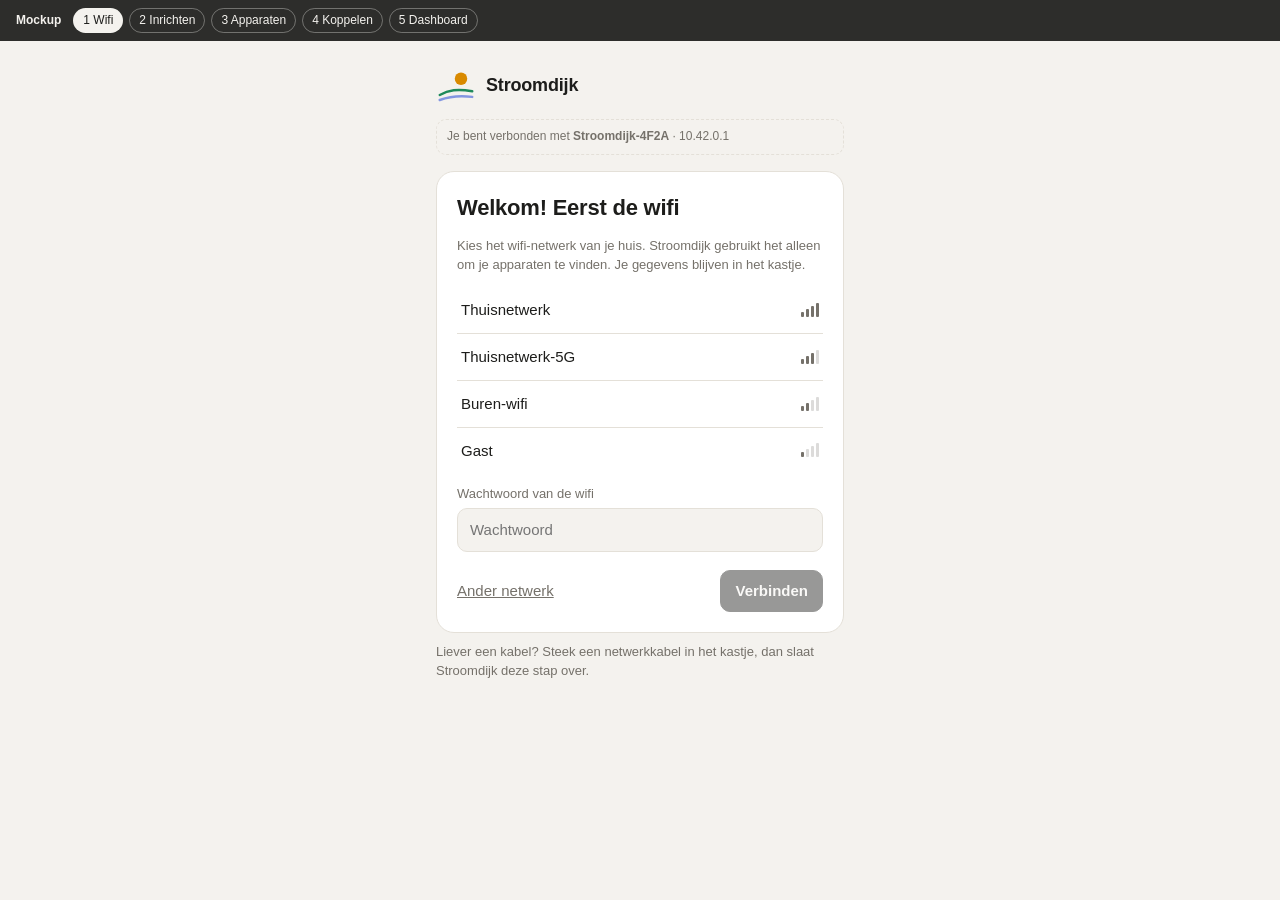
<file: mockup/index.html>
<!doctype html>
<html lang="nl">
<head>
<meta charset="utf-8">
<meta name="viewport" content="width=device-width, initial-scale=1">
<title>Stroomdijk mockup</title>
<!-- Mockup van prototype 1: klikbare klantroute van wifi tot dashboard. Alle waarden zijn nep. -->
<style>
:root {
  --bg: #f4f2ee; --card: #ffffff; --ink: #1d1d1b; --muted: #75716a; --line: #e4e0d8;
  --sun: #d98a00; --batt: #1f8a5b; --home: #3a5bd9; --grid: #8a5a9e; --warn: #c0392b;
}
@media (prefers-color-scheme: dark) {
  :root { --bg: #151514; --card: #1f1f1d; --ink: #f1efe9; --muted: #9b968c; --line: #33322f;
          --sun: #f0a830; --batt: #3cc184; --home: #7a93ff; --grid: #c08ad6; --warn: #ff6b5b; }
}
* { box-sizing: border-box; }
body { margin: 0; background: var(--bg); color: var(--ink);
  font: 15px/1.45 -apple-system, BlinkMacSystemFont, "Segoe UI", Roboto, sans-serif; }
button { font: inherit; color: var(--ink); background: var(--card); border: 1px solid var(--line);
  border-radius: 10px; padding: 9px 14px; cursor: pointer; }
button.primary { background: var(--ink); color: var(--bg); border-color: var(--ink); font-weight: 600; }
button.link { background: none; border: none; color: var(--muted); padding: 6px 0; text-decoration: underline; }
button:disabled { opacity: .45; cursor: default; }
input { font: inherit; width: 100%; padding: 10px 12px; border-radius: 10px; border: 1px solid var(--line);
  background: var(--bg); color: var(--ink); }
label { display: block; font-size: 13px; color: var(--muted); margin: 12px 0 4px; }
.sub { color: var(--muted); font-size: 13px; }

/* mockup-navigatie, hoort niet bij de app */
.mocknav { position: sticky; top: 0; z-index: 10; display: flex; gap: 6px; align-items: center; flex-wrap: wrap;
  padding: 8px 16px; background: color-mix(in srgb, var(--ink) 92%, transparent); color: var(--bg); font-size: 12px; }
.mocknav b { margin-right: 6px; }
.mocknav button { background: transparent; color: var(--bg); border-color: color-mix(in srgb, var(--bg) 35%, transparent);
  padding: 3px 9px; font-size: 12px; border-radius: 999px; }
.mocknav button.on { background: var(--bg); color: var(--ink); }

.screen { display: none; }
.screen.on { display: block; }
.narrow { max-width: 440px; margin: 0 auto; padding: 24px 16px 48px; }
main.wide { max-width: 980px; margin: 0 auto; padding: 24px 16px 48px; }

.card { background: var(--card); border: 1px solid var(--line); border-radius: 18px; padding: 20px; margin-top: 16px; }
h1 { font-size: 22px; margin: 0; letter-spacing: -.01em; }
h2 { font-size: 15px; margin: 0 0 8px; }
.brandrow { display: flex; align-items: center; gap: 10px; }
.logo { width: 40px; height: 40px; flex: none; }
.wordmark { font-weight: 700; font-size: 18px; letter-spacing: -.01em; }
.addr { font-size: 12px; color: var(--muted); margin-top: 14px; padding: 8px 10px; border: 1px dashed var(--line); border-radius: 10px; }

.wifi { display: flex; justify-content: space-between; align-items: center; padding: 12px 4px; border-bottom: 1px solid var(--line); cursor: pointer; }
.wifi:last-child { border-bottom: none; }
.wifi.sel { font-weight: 600; }
.bars { display: inline-flex; gap: 2px; align-items: flex-end; height: 14px; }
.bars i { width: 3px; background: var(--muted); border-radius: 1px; }
.bars i.off { opacity: .25; }

.steps { list-style: none; padding: 0; margin: 8px 0 0; }
.steps li { display: flex; gap: 12px; align-items: center; padding: 10px 0; color: var(--muted); }
.steps li.done, .steps li.busy { color: var(--ink); }
.steps .ic { width: 22px; height: 22px; border-radius: 50%; border: 2px solid var(--line); flex: none; display: grid; place-content: center; font-size: 12px; }
.steps li.done .ic { background: var(--batt); border-color: var(--batt); color: #fff; }
.steps li.busy .ic { border-color: var(--home); border-top-color: transparent; animation: spin .9s linear infinite; }
@keyframes spin { to { transform: rotate(360deg); } }

.dev { display: grid; grid-template-columns: 40px 1fr auto; gap: 12px; align-items: center; padding: 14px 0; border-bottom: 1px solid var(--line); }
.dev:last-child { border-bottom: none; }
.dev .ico { width: 40px; height: 40px; border-radius: 12px; display: grid; place-content: center;
  background: color-mix(in srgb, var(--c) 14%, var(--card)); color: var(--c); font-weight: 700; }
.dev .nm { font-weight: 600; }
.dev .ds { font-size: 12px; color: var(--muted); }
.pill { font-size: 12px; padding: 4px 10px; border-radius: 999px; white-space: nowrap; }
.pill.ok { background: color-mix(in srgb, var(--batt) 15%, transparent); color: var(--batt); font-weight: 600; }
.pill.no { background: color-mix(in srgb, var(--muted) 15%, transparent); color: var(--muted); }
.note { font-size: 13px; color: var(--muted); margin-top: 10px; }
.secure { display: flex; gap: 8px; font-size: 12px; color: var(--muted); margin-top: 14px; padding: 10px 12px;
  border-radius: 10px; background: color-mix(in srgb, var(--batt) 7%, transparent); }
.actions { display: flex; gap: 10px; margin-top: 18px; align-items: center; justify-content: space-between; }

/* dashboard, in de stijl van het eigen dashboard */
header.banner { position: relative; overflow: hidden; min-height: 128px; padding: 18px 20px; border: 1px solid var(--line);
  border-radius: 18px; background: color-mix(in srgb, var(--sun) 5%, var(--card)); display: flex; justify-content: space-between; gap: 12px; flex-wrap: wrap; }
.banner .scene { position: absolute; inset: 0; width: 100%; height: 100%; pointer-events: none; }
.banner .brand, .banner .status { position: relative; }
.brand { display: flex; align-items: center; gap: 12px; }
.dot { display: inline-block; width: 8px; height: 8px; border-radius: 50%; background: var(--batt); margin-right: 6px; vertical-align: 1px; }
.tabs { display: flex; gap: 8px; margin-top: 14px; flex-wrap: wrap; }
.tabs button { padding: 7px 12px; }
.tabs button.on { background: var(--ink); color: var(--bg); border-color: var(--ink); }
.flows { margin-top: 16px; display: grid; grid-template-columns: repeat(auto-fit, minmax(190px, 1fr)); gap: 12px; }
.flow { background: var(--card); border: 1px solid var(--line); border-radius: 16px; padding: 16px; border-top: 4px solid var(--c); }
.flow .k { color: var(--muted); font-size: 13px; }
.flow .v { font-size: 26px; font-weight: 650; font-variant-numeric: tabular-nums; margin-top: 2px; }
.flow .v small { font-size: 14px; font-weight: 500; color: var(--muted); }
.flow .d { font-size: 12px; color: var(--muted); margin-top: 2px; min-height: 1.4em; }
.panel { margin-top: 16px; background: var(--card); border: 1px solid var(--line); border-radius: 16px; padding: 16px; }
.grid3 { display: grid; grid-template-columns: repeat(3, 1fr); gap: 12px; }
.gridauto { display: grid; grid-template-columns: repeat(auto-fit, minmax(170px, 1fr)); gap: 12px; }
.ph { border: 1px solid var(--line); border-radius: 12px; padding: 12px; }
.ph .k { color: var(--muted); font-size: 12px; font-weight: 600; }
.ph .v { font-size: 20px; font-weight: 600; font-variant-numeric: tabular-nums; }
.ph .v small { font-size: 13px; color: var(--muted); font-weight: 500; }
.ph .d { font-size: 12px; color: var(--muted); }
.bar { height: 6px; border-radius: 3px; background: var(--line); margin-top: 8px; overflow: hidden; }
.bar i { display: block; height: 100%; background: var(--c); border-radius: 3px; transition: width .6s; }
.empty { margin-top: 16px; border: 1px dashed var(--line); border-radius: 16px; padding: 16px; display: flex;
  justify-content: space-between; align-items: center; gap: 12px; flex-wrap: wrap; color: var(--muted); font-size: 14px; }
@media (max-width: 600px) { .grid3 { grid-template-columns: 1fr; } header.banner h1 { font-size: 19px; } }
</style>
</head>
<body>

<nav class="mocknav" aria-label="Mockup-navigatie">
  <b>Mockup</b>
  <button data-go="wifi">1 Wifi</button>
  <button data-go="inrichten">2 Inrichten</button>
  <button data-go="apparaten">3 Apparaten</button>
  <button data-go="koppelen">4 Koppelen</button>
  <button data-go="dashboard">5 Dashboard</button>
</nav>

<!-- 1. Wifi via de hotspot van het kastje -->
<section class="screen narrow" id="wifi">
  <div class="brandrow">
    <svg class="logo" viewBox="0 0 64 64" aria-hidden="true">
      <circle cx="40" cy="22" r="10" style="fill:var(--sun)"/>
      <path d="M6 48 C20 40 34 38 58 42" fill="none" style="stroke:var(--batt)" stroke-width="4" stroke-linecap="round"/>
      <path d="M6 56 C22 50 36 48 58 51" fill="none" style="stroke:var(--home)" stroke-width="4" stroke-linecap="round" opacity=".6"/>
    </svg>
    <span class="wordmark">Stroomdijk</span>
  </div>
  <div class="addr">Je bent verbonden met <b>Stroomdijk-4F2A</b> · 10.42.0.1</div>
  <div class="card">
    <h1>Welkom! Eerst de wifi</h1>
    <p class="sub">Kies het wifi-netwerk van je huis. Stroomdijk gebruikt het alleen om je apparaten te vinden. Je gegevens blijven in het kastje.</p>
    <div id="wifilist"></div>
    <label for="wpw">Wachtwoord van de wifi</label>
    <input id="wpw" type="password" placeholder="Wachtwoord">
    <div class="actions">
      <button class="link" type="button">Ander netwerk</button>
      <button class="primary" id="wifiGo" disabled>Verbinden</button>
    </div>
  </div>
  <p class="note">Liever een kabel? Steek een netwerkkabel in het kastje, dan slaat Stroomdijk deze stap over.</p>
</section>

<!-- 2. Kastje richt zichzelf in -->
<section class="screen narrow" id="inrichten">
  <div class="brandrow"><span class="wordmark">Stroomdijk</span></div>
  <div class="card">
    <h1>Even geduld</h1>
    <p class="sub">Stroomdijk zet alles voor je klaar. Dit duurt een paar minuten. Je hoeft niets te doen.</p>
    <ul class="steps" id="steps">
      <li><span class="ic"></span>Verbinden met <span class="wnm">&nbsp;je wifi</span></li>
      <li><span class="ic"></span>Stroomdijk klaarzetten</li>
      <li><span class="ic"></span>Je netwerk afzoeken naar energieapparaten</li>
    </ul>
    <div class="actions" style="justify-content:flex-end">
      <button class="primary" id="stepsGo" disabled>Bekijk wat we vonden</button>
    </div>
  </div>
  <p class="note">Je telefoon wisselt straks vanzelf terug naar je eigen wifi. Daarna vind je Stroomdijk op <b>stroomdijk.local</b>.</p>
</section>

<!-- 3. Gevonden apparaten -->
<section class="screen narrow" id="apparaten">
  <div class="brandrow"><span class="wordmark">Stroomdijk</span></div>
  <div class="card">
    <h1>Dit vonden we in je huis</h1>
    <p class="sub">Koppel wat je wilt zien. Je kunt later altijd meer toevoegen.</p>
    <div id="devlist"></div>
  </div>
  <div class="card">
    <h2>Mis je iets?</h2>
    <p class="sub" style="margin:0 0 12px">Sommige apparaten zitten niet in je netwerk maar in de cloud van de fabrikant, zoals SolarEdge.</p>
    <button data-add="solaredge">+ SolarEdge toevoegen</button>
  </div>
  <div class="actions"><span></span><button class="primary" id="toDash">Naar mijn dashboard</button></div>
</section>

<!-- 4. Koppelen (inhoud wisselt per apparaat) -->
<section class="screen narrow" id="koppelen">
  <div class="brandrow"><span class="wordmark">Stroomdijk</span></div>
  <div class="card" id="pairCard"></div>
</section>

<!-- 5. Dashboard -->
<section class="screen" id="dashboard">
<main class="wide">
  <header class="banner">
    <svg class="scene" viewBox="0 0 680 150" preserveAspectRatio="xMidYMax slice" aria-hidden="true">
      <circle cx="560" cy="58" r="30" style="fill:var(--sun)" opacity=".18"/>
      <path d="M0 128 C120 118 220 104 330 100 C450 96 560 110 680 118 V150 H0Z" style="fill:var(--batt)" opacity=".10"/>
      <path d="M0 128 C120 118 220 104 330 100 C450 96 560 110 680 118" fill="none" style="stroke:var(--batt)" stroke-width="1.5" opacity=".35"/>
      <g fill="none" style="stroke:var(--muted)" stroke-width="1.5" opacity=".5" stroke-linejoin="round" stroke-linecap="round">
        <path d="M410 100 432 82 454 100"/><path d="M414 97v4h36v-4"/>
        <path d="M418 90 432 79 446 90" style="stroke:var(--home)"/>
        <path d="M300 104v-24M296 104h8"/><path d="M316 103v-18M312 103h8"/>
      </g>
    </svg>
    <div class="brand">
      <svg class="logo" viewBox="0 0 64 64" aria-hidden="true">
        <circle cx="40" cy="22" r="10" style="fill:var(--sun)"/>
        <path d="M6 48 C20 40 34 38 58 42" fill="none" style="stroke:var(--batt)" stroke-width="4" stroke-linecap="round"/>
        <path d="M6 56 C22 50 36 48 58 51" fill="none" style="stroke:var(--home)" stroke-width="4" stroke-linecap="round" opacity=".6"/>
      </svg>
      <div>
        <h1>Mijn huis</h1>
        <div class="sub" id="bsub">Zon en net</div>
        <div class="sub" style="margin-top:6px"><span class="dot"></span>Bijgewerkt <span id="upd">nu</span></div>
      </div>
    </div>
    <div class="status sub">Stroomdijk</div>
  </header>

  <div class="tabs">
    <button class="on">Energie</button>
    <button data-go="apparaten">Apparaten</button>
  </div>

  <div class="flows" id="flows"></div>
  <div id="panels"></div>
  <div id="missing"></div>
</main>
</section>

<script>
// ---------- toestand van de mockup ----------
const S = {
  wifi: null,
  coupled: { p1: false, enphase: false, solaredge: false },
  pairing: null,
};
const WIFI = [["Thuisnetwerk", 4], ["Thuisnetwerk-5G", 3], ["Buren-wifi", 2], ["Gast", 1]];
const DEVICES = [
  { id: "p1", nm: "P1-meter", ds: "Slimme meter · gevonden op je netwerk", c: "var(--grid)", ic: "P1" },
  { id: "enphase", nm: "Enphase Envoy", ds: "Zonnepanelen · gevonden op je netwerk", c: "var(--sun)", ic: "☀" },
  { id: "solaredge", nm: "SolarEdge", ds: "Zonnepanelen · via de cloud", c: "var(--sun)", ic: "☀", manual: true },
  { id: "anker", nm: "Anker Solarbank", ds: "Thuisbatterij · gevonden op je netwerk", c: "var(--batt)", ic: "▮", unsupported: true },
];

// ---------- schermwissel ----------
function go(id) {
  document.querySelectorAll(".screen").forEach(s => s.classList.toggle("on", s.id === id));
  document.querySelectorAll(".mocknav button").forEach(b => b.classList.toggle("on", b.dataset.go === id));
  if (id === "inrichten") runSteps();
  if (id === "apparaten") renderDevices();
  if (id === "koppelen") renderPair();
  if (id === "dashboard") renderDash();
  window.scrollTo(0, 0);
}
document.addEventListener("click", e => {
  const g = e.target.closest("[data-go]"); if (g) go(g.dataset.go);
  const a = e.target.closest("[data-add]"); if (a) { S.pairing = a.dataset.add; go("koppelen"); }
  const p = e.target.closest("[data-pair]"); if (p) {
    S.pairing = p.dataset.pair; go("koppelen");
  }
});

// ---------- 1. wifi ----------
const wl = document.getElementById("wifilist");
wl.innerHTML = WIFI.map(([n, s]) => `<div class="wifi" data-w="${n}"><span>${n}</span>
  <span class="bars">${[1,2,3,4].map(i => `<i style="height:${i*3+2}px" class="${i > s ? "off" : ""}"></i>`).join("")}</span></div>`).join("");
wl.addEventListener("click", e => {
  const w = e.target.closest(".wifi"); if (!w) return;
  S.wifi = w.dataset.w;
  wl.querySelectorAll(".wifi").forEach(x => x.classList.toggle("sel", x === w));
  document.getElementById("wifiGo").disabled = false;
});
document.getElementById("wifiGo").onclick = () => go("inrichten");

// ---------- 2. inrichten ----------
let stepTimer;
function runSteps() {
  clearTimeout(stepTimer);
  document.querySelector(".wnm").textContent = " " + (S.wifi || "je wifi");
  const li = [...document.querySelectorAll("#steps li")];
  const btn = document.getElementById("stepsGo"); btn.disabled = true;
  li.forEach(l => { l.className = ""; l.querySelector(".ic").textContent = ""; });
  let i = 0;
  const next = () => {
    if (i > 0) { li[i-1].className = "done"; li[i-1].querySelector(".ic").textContent = "✓"; }
    if (i < li.length) { li[i].className = "busy"; i++; stepTimer = setTimeout(next, 1100); }
    else btn.disabled = false;
  };
  next();
}
document.getElementById("stepsGo").onclick = () => go("apparaten");

// ---------- 3. apparaten ----------
function renderDevices() {
  document.getElementById("devlist").innerHTML = DEVICES.filter(d => !d.manual || S.coupled[d.id]).map(d => {
    let right;
    if (d.unsupported) right = `<span class="pill no">Nog niet mogelijk</span>`;
    else if (S.coupled[d.id]) right = `<span class="pill ok">Gekoppeld</span>`;
    else right = `<button data-pair="${d.id}">Koppelen</button>`;
    const extra = d.unsupported ? `<div class="ds">Hiervoor is nog geen officiële koppeling. We laten het je weten zodra het kan.</div>` : "";
    return `<div class="dev" style="--c:${d.c}"><div class="ico">${d.ic}</div>
      <div><div class="nm">${d.nm}</div><div class="ds">${d.ds}</div>${extra}</div>${right}</div>`;
  }).join("");
}
document.getElementById("toDash").onclick = () => go("dashboard");

// ---------- 4. koppelen ----------
const PAIR = {
  p1: { t: "P1-meter koppelen", body: `
      <p class="sub">We vonden een P1-meter op je netwerk. Klopt het dat dit de meter van jouw huis is?</p>
      <div class="secure">🔒 Stroomdijk leest de meter alleen lokaal uit. Er gaat niets naar de cloud.</div>` },
  enphase: { t: "Enphase Envoy koppelen", body: `
      <p class="sub">Om je zonnepanelen uit te lezen heeft de Envoy je Enphase-account nodig, hetzelfde als in de Enphase-app.</p>
      <label>E-mailadres van je Enphase-account</label><input type="email" placeholder="naam@voorbeeld.nl">
      <label>Wachtwoord</label><input type="password" placeholder="Wachtwoord">
      <div class="secure">🔒 Je gegevens blijven in het kastje. Daarna praat Stroomdijk rechtstreeks met de Envoy in je huis.</div>` },
  solaredge: { t: "SolarEdge toevoegen", body: `
      <p class="sub">SolarEdge werkt via de cloud. Je vindt beide gegevens in de SolarEdge-monitoringsite.</p>
      <label>Site-ID</label><input inputmode="numeric" placeholder="bijv. 1234567">
      <label>API-sleutel</label><input placeholder="API-sleutel">
      <div class="secure">ℹ️ De cloud van SolarEdge ververst minder vaak, dus deze waarden lopen iets achter.</div>` },
};
function renderPair() {
  const id = S.pairing || "enphase"; S.pairing = id;
  const p = PAIR[id];
  document.getElementById("pairCard").innerHTML = `<h1>${p.t}</h1>${p.body}
    <div class="actions"><button class="link" data-go="apparaten">Terug</button>
    <button class="primary" id="pairGo">${id === "p1" ? "Ja, koppelen" : "Koppelen"}</button></div>`;
  document.getElementById("pairGo").onclick = () => {
    const b = document.getElementById("pairGo"); b.disabled = true; b.textContent = "Bezig met koppelen…";
    setTimeout(() => { S.coupled[id] = true; go("apparaten"); }, 900);
  };
}

// ---------- 5. dashboard (nepwaarden die licht bewegen) ----------
let t0 = Date.now();
function sim() {
  const t = (Date.now() - t0) / 1000;
  const w = (base, amp, f) => Math.max(0, Math.round(base + amp * Math.sin(t / f)));
  const enph = S.coupled.enphase ? w(1380, 60, 7) : 0;
  const sed = S.coupled.solaredge ? 770 : 0;            // cloud, verandert traag
  const house = w(940, 160, 3.3);
  const grid = house - enph - sed;                      // + afname, - teruglevering
  const sp = [0.36, 0.31, 0.33];
  return { enph, sed, sun: enph + sed, house, grid,
    ph: sp.map((s, i) => Math.round(grid * s + (i - 1) * 90)), v: [231.2, 229.8, 230.6] };
}
const fmtW = w => Math.abs(w) >= 1000 ? [(Math.abs(w)/1000).toFixed(2).replace(".", ","), "kW"] : [Math.abs(w), "W"];
function tile(k, v, d, c) { const [n, u] = fmtW(v);
  return `<div class="flow" style="--c:${c}"><div class="k">${k}</div><div class="v">${n} <small>${u}</small></div><div class="d">${d}</div></div>`; }

function renderDash() {
  const c = S.coupled, d = sim();
  const hasSun = c.enphase || c.solaredge;
  const tiles = [];
  if (hasSun) tiles.push(tile("Zonne-opwek", d.sun,
    [c.enphase && `Enphase ${d.enph} W`, c.solaredge && `SolarEdge ${d.sed} W`].filter(Boolean).join(" · "), "var(--sun)"));
  if (c.p1 && hasSun) tiles.push(tile("Huisverbruik", d.house, "zon + net", "var(--home)"));
  if (c.p1) tiles.push(tile("Stroomnet (slimme meter)", d.grid, d.grid >= 0 ? "afname van net" : "teruglevering aan net", "var(--grid)"));
  document.getElementById("flows").innerHTML = tiles.join("");
  document.getElementById("bsub").textContent = [hasSun && "Zon", c.p1 && "net"].filter(Boolean).join(" en ").replace(/^n/, "N") || "Nog niets gekoppeld";

  let panels = "";
  if (hasSun) {
    const max = 3000;
    const src = [c.enphase && ["Enphase", d.enph, "lokaal · elke paar seconden"], c.solaredge && ["SolarEdge", d.sed, "via de cloud · loopt iets achter"]].filter(Boolean);
    panels += `<div class="panel"><h2>Zonnepanelen per omvormer</h2><div class="gridauto">${src.map(([n, v, x]) => `
      <div class="ph" style="--c:var(--sun)"><div class="k">${n}</div><div class="v">${v} <small>W</small></div><div class="d">${x}</div>
      <div class="bar"><i style="width:${Math.min(100, v / max * 100)}%"></i></div></div>`).join("")}</div></div>`;
  }
  if (c.p1) {
    panels += `<div class="panel"><h2>Stroomnet per fase · P1-meter</h2><div class="grid3">${d.ph.map((p, i) => `
      <div class="ph"><div class="k">L${i+1}</div><div class="v">${p} <small>W</small></div><div class="d">${d.v[i].toFixed(1).replace(".", ",")} V · ${p >= 0 ? "afname" : "teruglevering"}</div></div>`).join("")}</div></div>`;
  }
  document.getElementById("panels").innerHTML = panels;

  const todo = DEVICES.filter(x => !x.unsupported && !c[x.id]).map(x => x.nm);
  document.getElementById("missing").innerHTML = todo.length ? `<div class="empty">
      <span>${tiles.length ? "Nog niet gekoppeld" : "Je dashboard is nog leeg. Koppel een apparaat om te beginnen"}: ${todo.join(", ")}</span>
      <button data-go="apparaten">Apparaat koppelen</button></div>` : "";
  document.getElementById("upd").textContent = new Date().toLocaleTimeString("nl-NL");
}
setInterval(() => { if (document.getElementById("dashboard").classList.contains("on")) renderDash(); }, 2000);

go("wifi");
</script>
</body>
</html>
</file>
